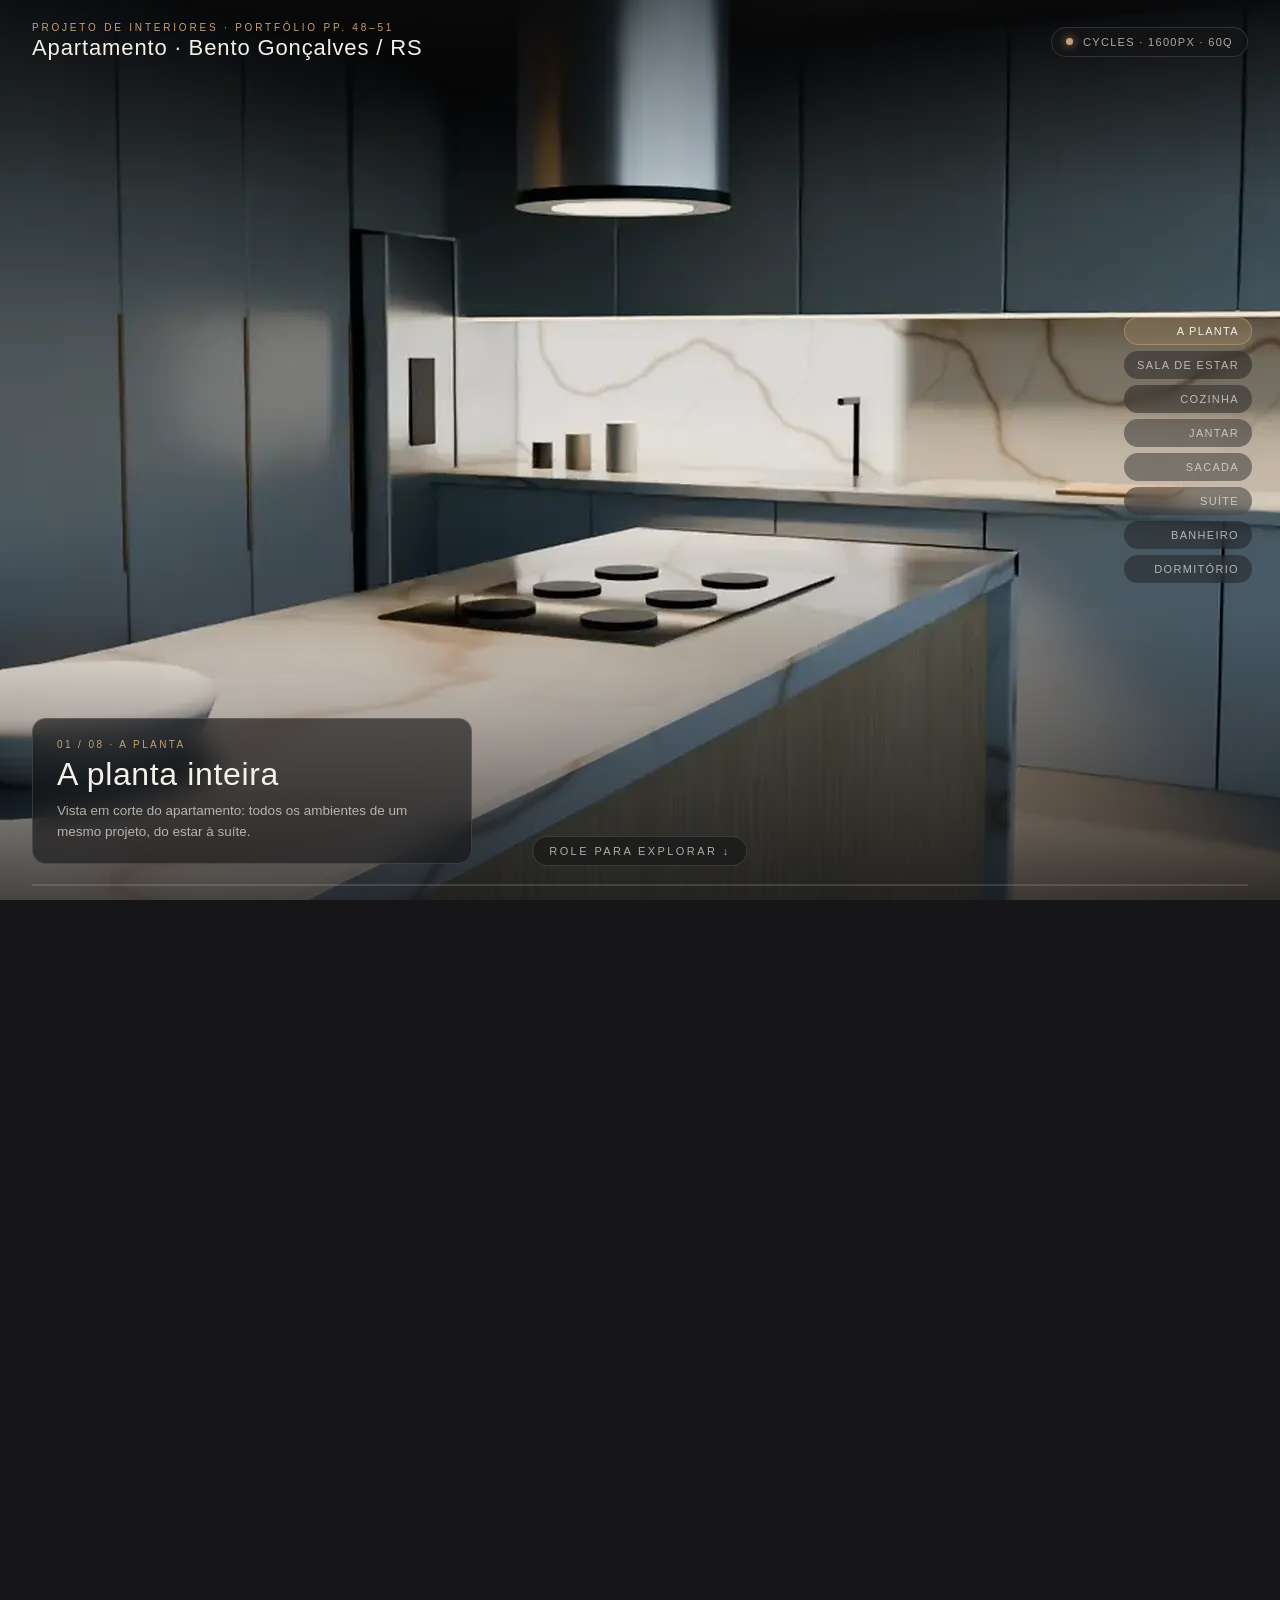
<file: prototipo-interior.html>
<!doctype html>
<html lang="pt-BR">
<head>
  <meta charset="utf-8" />
  <meta name="viewport" content="width=device-width, initial-scale=1.0" />
  <meta name="robots" content="noindex, nofollow" />
  <title>Apartamento · Bento Gonçalves/RS — Protótipo Pré-Renderizado (Cycles)</title>
  <style>
    :root {
      --bg: #161618;
      --ink: #f5f0e8;
      --muted: rgba(245, 240, 232, 0.68);
      --accent: #c5a173;
      --glass: rgba(22, 22, 24, 0.62);
      --border: rgba(245, 240, 232, 0.14);
    }
    * { box-sizing: border-box; margin: 0; padding: 0; }
    html, body {
      background: var(--bg);
      color: var(--ink);
      font-family: 'Inter', 'Jost', -apple-system, BlinkMacSystemFont, 'Segoe UI', Roboto, sans-serif;
      -webkit-font-smoothing: antialiased;
      overflow-x: hidden;
    }

    /* Altura de rolagem proporcional ao tour (8 ambientes suaves) */
    #scroll-track {
      position: relative;
      height: 760vh;
    }

    /* Palco fixo em tela cheia */
    .stage {
      position: sticky;
      top: 0;
      width: 100vw;
      height: 100vh;
      overflow: hidden;
      background: #141416;
    }

    canvas#visor {
      display: block;
      width: 100%;
      height: 100%;
    }

    /* Vinheta sutil para legibilidade tipográfica */
    .vignette {
      position: absolute;
      inset: 0;
      pointer-events: none;
      background:
        linear-gradient(to bottom, rgba(16, 16, 18, 0.52) 0%, transparent 22%),
        linear-gradient(to top, rgba(16, 16, 18, 0.72) 0%, transparent 32%);
    }

    /* Cabeçalho minimalista */
    header.topo {
      position: absolute;
      top: 0;
      left: 0;
      right: 0;
      z-index: 10;
      display: flex;
      align-items: center;
      justify-content: space-between;
      padding: 22px 32px;
      pointer-events: none;
    }
    .marca {
      display: flex;
      flex-direction: column;
      gap: 2px;
    }
    .marca small {
      font-size: 10px;
      letter-spacing: 0.28em;
      text-transform: uppercase;
      color: var(--accent);
      font-weight: 500;
    }
    .marca h1 {
      font-size: clamp(16px, 1.8vw, 22px);
      font-weight: 300;
      letter-spacing: 0.04em;
      color: var(--ink);
    }
    .badge {
      pointer-events: auto;
      display: inline-flex;
      align-items: center;
      gap: 10px;
      padding: 8px 14px;
      border-radius: 999px;
      background: var(--glass);
      backdrop-filter: blur(12px);
      -webkit-backdrop-filter: blur(12px);
      border: 1px solid var(--border);
      font-size: 11px;
      letter-spacing: 0.12em;
      text-transform: uppercase;
      color: var(--muted);
    }
    .badge .dot {
      width: 7px;
      height: 7px;
      border-radius: 50%;
      background: var(--accent);
      box-shadow: 0 0 10px var(--accent);
    }

    /* Painel editorial do ambiente atual */
    .hud-comodo {
      position: absolute;
      left: 32px;
      bottom: 36px;
      z-index: 10;
      max-width: 440px;
      padding: 20px 24px;
      border-radius: 14px;
      background: var(--glass);
      backdrop-filter: blur(14px);
      -webkit-backdrop-filter: blur(14px);
      border: 1px solid var(--border);
      transition: transform 0.35s ease, opacity 0.35s ease;
    }
    .hud-eyebrow {
      font-size: 10px;
      letter-spacing: 0.24em;
      text-transform: uppercase;
      color: var(--accent);
      margin-bottom: 6px;
    }
    .hud-titulo {
      font-size: clamp(22px, 2.6vw, 32px);
      font-weight: 300;
      letter-spacing: 0.02em;
      line-height: 1.15;
      margin-bottom: 8px;
    }
    .hud-texto {
      font-size: 13.5px;
      line-height: 1.55;
      color: var(--muted);
      font-weight: 300;
    }

    /* Navegação clicável por cômodos */
    nav.comodos {
      position: absolute;
      right: 28px;
      top: 50%;
      transform: translateY(-50%);
      z-index: 10;
      display: flex;
      flex-direction: column;
      gap: 6px;
    }
    nav.comodos button {
      appearance: none;
      border: 1px solid transparent;
      background: rgba(22, 22, 24, 0.42);
      backdrop-filter: blur(8px);
      color: var(--muted);
      font: inherit;
      font-size: 11px;
      letter-spacing: 0.12em;
      text-transform: uppercase;
      text-align: right;
      padding: 7px 12px;
      border-radius: 999px;
      cursor: pointer;
      transition: all 0.22s ease;
    }
    nav.comodos button:hover {
      color: var(--ink);
      border-color: var(--border);
    }
    nav.comodos button.ativo {
      color: var(--ink);
      background: rgba(197, 161, 115, 0.22);
      border-color: rgba(197, 161, 115, 0.55);
    }

    /* Barra de progresso do scroll */
    .progresso-wrap {
      position: absolute;
      left: 32px;
      right: 32px;
      bottom: 14px;
      height: 2px;
      background: rgba(245, 240, 232, 0.14);
      z-index: 10;
      border-radius: 2px;
      overflow: hidden;
    }
    .progresso-fill {
      height: 100%;
      width: 0%;
      background: linear-gradient(90deg, var(--accent), #f5e6cf);
      transition: width 0.08s linear;
    }

    /* Dica de scroll inicial */
    .dica-scroll {
      position: absolute;
      left: 50%;
      bottom: 34px;
      transform: translateX(-50%);
      z-index: 10;
      font-size: 11px;
      letter-spacing: 0.22em;
      text-transform: uppercase;
      color: var(--muted);
      padding: 8px 16px;
      border-radius: 999px;
      background: var(--glass);
      border: 1px solid var(--border);
      transition: opacity 0.4s ease;
      pointer-events: none;
    }
    .dica-scroll.oculto { opacity: 0; }

    /* Tela de carregamento inicial */
    #loader {
      position: fixed;
      inset: 0;
      z-index: 50;
      display: flex;
      flex-direction: column;
      align-items: center;
      justify-content: center;
      gap: 18px;
      background: #151517;
      transition: opacity 0.5s ease, visibility 0.5s ease;
    }
    #loader.pronto {
      opacity: 0;
      visibility: hidden;
      pointer-events: none;
    }
    .loader-titulo {
      font-size: 13px;
      letter-spacing: 0.3em;
      text-transform: uppercase;
      color: var(--accent);
      font-weight: 400;
    }
    .loader-sub {
      font-size: 26px;
      font-weight: 200;
      letter-spacing: 0.04em;
    }
    .loader-barra {
      width: min(280px, 70vw);
      height: 2px;
      background: rgba(245, 240, 232, 0.15);
      border-radius: 2px;
      overflow: hidden;
    }
    .loader-barra > i {
      display: block;
      height: 100%;
      width: 0%;
      background: var(--accent);
      transition: width 0.15s ease;
    }
    .loader-pct {
      font-size: 12px;
      color: var(--muted);
      font-variant-numeric: tabular-nums;
    }

    @media (max-width: 900px) {
      header.topo { padding: 14px 16px; }
      .badge span.extra { display: none; }
      .hud-comodo {
        left: 14px;
        right: 14px;
        bottom: 24px;
        max-width: none;
        padding: 14px 16px;
      }
      nav.comodos { display: none; }
      .dica-scroll { display: none; }
      .progresso-wrap { left: 14px; right: 14px; bottom: 10px; }
    }
  </style>
</head>
<body>
  <div id="loader" role="status" aria-live="polite">
    <div class="loader-titulo">Patricia Brum Arquitetura</div>
    <div class="loader-sub">Apartamento · Bento Gonçalves</div>
    <div class="loader-barra"><i id="loader-fill"></i></div>
    <div class="loader-pct" id="loader-pct">Preparando sequência Cycles…</div>
  </div>

  <div id="scroll-track">
    <div class="stage">
      <canvas id="visor" aria-label="Tour pré-renderizado pelo interior do Apartamento em Bento Gonçalves"></canvas>
      <div class="vignette"></div>

      <header class="topo">
        <div class="marca">
          <small>Projeto de Interiores · Portfólio pp. 48–51</small>
          <h1>Apartamento · Bento Gonçalves / RS</h1>
        </div>
        <div class="badge" id="status-badge">
          <span class="dot"></span>
          <span id="status-txt">Cycles · Carregando</span>
        </div>
      </header>

      <aside class="hud-comodo" aria-live="polite">
        <div class="hud-eyebrow" id="hud-eyebrow">01 / 08 · Planta</div>
        <h2 class="hud-titulo" id="hud-titulo">A planta inteira</h2>
        <p class="hud-texto" id="hud-texto">
          Vista em corte do apartamento: todos os ambientes de um mesmo projeto, do estar à suíte.
        </p>
      </aside>

      <nav class="comodos" id="nav-comodos" aria-label="Ambientes do apartamento"></nav>

      <div class="dica-scroll" id="dica-scroll">Role para explorar ↓</div>

      <div class="progresso-wrap">
        <div class="progresso-fill" id="progresso-fill"></div>
      </div>
    </div>
  </div>

  <script>
    (async function () {
      // Mesmos cômodos e ordem exata do COMODOS_DEF em src/cena/roteiro.ts
      const COMODOS = [
        { id: 'planta', nome: 'A planta', titulo: 'A planta inteira', texto: 'Vista em corte do apartamento: todos os ambientes de um mesmo projeto, do estar à suíte.', p0: 0.0, p1: 0.13 },
        { id: 'estar', nome: 'Sala de estar', titulo: 'Sala de estar', texto: 'Estar integrado à cozinha, sofá claro e painel de TV em madeira com nichos iluminados e lareira.', p0: 0.13, p1: 0.27 },
        { id: 'cozinha', nome: 'Cozinha', titulo: 'Cozinha integrada', texto: 'Cozinha aberta para o estar, com ilha central em dois níveis, tampo de pedra e marcenaria clara.', p0: 0.27, p1: 0.41 },
        { id: 'jantar', nome: 'Jantar', titulo: 'Sala de jantar', texto: 'Mesa longa branca ovalada, cadeiras claras e paredão ripado de madeira com sanca LED e aparador.', p0: 0.41, p1: 0.55 },
        { id: 'sacada', nome: 'Sacada', titulo: 'Sacada curva', texto: 'Sacada integrada ao living e ao jantar, aberta para a cidade com poltronas claras e vegetação.', p0: 0.55, p1: 0.67 },
        { id: 'suite', nome: 'Suíte', titulo: 'Suíte master', texto: 'Cabeceira em painéis verticais bege, cama em camadas, criados ovais com luminárias douradas e luz suave.', p0: 0.67, p1: 0.80 },
        { id: 'banheiro', nome: 'Banheiro', titulo: 'Banheiro (ilustrativo)', texto: 'Modelado no estilo do projeto — bancada ripada com cubas duplas e espelho retroiluminado (ilustrativo).', p0: 0.80, p1: 0.90 },
        { id: 'dormitorio', nome: 'Dormitório', titulo: 'Dormitório (ilustrativo)', texto: 'Mesmo desenho da suíte em versão compacta, com escrivaninha iluminada em carvalho.', p0: 0.90, p1: 1.00 },
      ];

      const isMobile = window.matchMedia('(max-width: 900px)').matches;
      const reducedMotion = window.matchMedia('(prefers-reduced-motion: reduce)').matches;
      const pasta = isMobile ? './sequencia-interior/mobile' : './sequencia-interior/desktop';

      let totalFrames = 60;
      try {
        const res = await fetch('./sequencia-interior/manifest.json', { cache: 'no-cache' });
        if (res.ok) {
          const meta = await res.json();
          if (meta && meta.frames) totalFrames = meta.frames;
        }
      } catch (_) {}

      const canvas = document.getElementById('visor');
      const ctx = canvas.getContext('2d', { alpha: false });
      const loader = document.getElementById('loader');
      const loaderFill = document.getElementById('loader-fill');
      const loaderPct = document.getElementById('loader-pct');
      const statusTxt = document.getElementById('status-txt');
      const hudEyebrow = document.getElementById('hud-eyebrow');
      const hudTitulo = document.getElementById('hud-titulo');
      const hudTexto = document.getElementById('hud-texto');
      const progFill = document.getElementById('progresso-fill');
      const dicaScroll = document.getElementById('dica-scroll');
      const navEl = document.getElementById('nav-comodos');
      const track = document.getElementById('scroll-track');

      const frames = new Array(totalFrames).fill(null);
      let loadedCount = 0;
      let currentFrame = 0;
      let targetFrame = 0;
      let lastDrawn = -1;
      let activeComodoIdx = -1;

      // Monta botões de navegação
      const botoes = COMODOS.map((c, idx) => {
        const btn = document.createElement('button');
        btn.type = 'button';
        btn.textContent = c.nome;
        btn.addEventListener('click', () => {
          const mid = (c.p0 + c.p1) * 0.5;
          const maxScroll = track.offsetHeight - window.innerHeight;
          window.scrollTo({ top: mid * maxScroll, behavior: reducedMotion ? 'auto' : 'smooth' });
        });
        navEl.appendChild(btn);
        return btn;
      });

      function resize() {
        const dpr = Math.min(window.devicePixelRatio || 1, 2);
        canvas.width = Math.round(window.innerWidth * dpr);
        canvas.height = Math.round(window.innerHeight * dpr);
        lastDrawn = -1;
        desenhar(Math.round(currentFrame));
      }
      window.addEventListener('resize', resize);

      // Cover fit mantendo proporção 16:9 sem distorção
      function desenhar(idx) {
        const clamped = Math.max(0, Math.min(totalFrames - 1, idx));
        let img = frames[clamped];
        // Se quadro exato ainda não chegou, busca vizinho mais próximo já carregado
        if (!img) {
          for (let d = 1; d < totalFrames; d++) {
            if (clamped - d >= 0 && frames[clamped - d]) { img = frames[clamped - d]; break; }
            if (clamped + d < totalFrames && frames[clamped + d]) { img = frames[clamped + d]; break; }
          }
        }
        if (!img) return;
        const cw = canvas.width;
        const ch = canvas.height;
        const iw = img.naturalWidth || img.width;
        const ih = img.naturalHeight || img.height;
        const scale = Math.max(cw / iw, ch / ih);
        const dw = iw * scale;
        const dh = ih * scale;
        const dx = (cw - dw) * 0.5;
        const dy = (ch - dh) * 0.5;
        ctx.drawImage(img, dx, dy, dw, dh);
      }

      function atualizarHUD(p) {
        progFill.style.width = (p * 100).toFixed(2) + '%';
        if (p > 0.02) dicaScroll.classList.add('oculto');
        else dicaScroll.classList.remove('oculto');

        let idx = COMODOS.length - 1;
        for (let i = 0; i < COMODOS.length; i++) {
          if (p <= COMODOS[i].p1) { idx = i; break; }
        }
        if (idx !== activeComodoIdx) {
          activeComodoIdx = idx;
          const c = COMODOS[idx];
          hudEyebrow.textContent = String(idx + 1).padStart(2, '0') + ' / ' + String(COMODOS.length).padStart(2, '0') + ' · ' + c.nome;
          hudTitulo.textContent = c.titulo;
          hudTexto.textContent = c.texto;
          botoes.forEach((b, i) => b.classList.toggle('ativo', i === idx));
        }
      }

      function onScroll() {
        const maxScroll = Math.max(1, track.offsetHeight - window.innerHeight);
        const p = Math.max(0, Math.min(1, window.scrollY / maxScroll));
        targetFrame = p * (totalFrames - 1);
        atualizarHUD(p);
      }
      window.addEventListener('scroll', onScroll, { passive: true });

      // Ordem inteligente de pré-carregamento: primeiro frame 0 + 1 em cada 4 (cobertura instantânea), depois o restante
      const ordem = [];
      for (let i = 0; i < totalFrames; i += 4) ordem.push(i);
      for (let i = 0; i < totalFrames; i++) if (i % 4 !== 0) ordem.push(i);

      function carregarFrame(idx) {
        return new Promise((resolve) => {
          const img = new Image();
          img.decoding = 'async';
          const num = String(idx).padStart(3, '0');
          img.onload = () => {
            frames[idx] = img;
            loadedCount++;
            const pct = Math.round((loadedCount / totalFrames) * 100);
            loaderFill.style.width = pct + '%';
            loaderPct.textContent = `Carregando ${loadedCount}/${totalFrames} quadros (${pct}%)`;
            statusTxt.textContent = loadedCount === totalFrames
              ? `Cycles · ${isMobile ? '900px' : '1600px'} · ${totalFrames}q`
              : `Cycles · ${pct}%`;
            if (idx === 0 || loadedCount >= Math.min(10, totalFrames)) {
              loader.classList.add('pronto');
              if (lastDrawn < 0) {
                desenhar(Math.round(currentFrame));
                lastDrawn = Math.round(currentFrame);
              }
            }
            resolve();
          };
          img.onerror = () => resolve();
          img.src = `${pasta}/frame_${num}.webp`;
        });
      }

      // Pool concorrente de 6 downloads simultâneos
      let cursor = 0;
      async function worker() {
        while (cursor < ordem.length) {
          const idx = ordem[cursor++];
          await carregarFrame(idx);
        }
      }

      resize();
      onScroll();
      Promise.all(Array.from({ length: 6 }, worker));

      function loop() {
        const alpha = reducedMotion ? 1.0 : 0.16;
        currentFrame += (targetFrame - currentFrame) * alpha;
        const idx = Math.round(currentFrame);
        if (idx !== lastDrawn && frames[idx]) {
          desenhar(idx);
          lastDrawn = idx;
        }
        requestAnimationFrame(loop);
      }
      requestAnimationFrame(loop);
    })();
  </script>
</body>
</html>
</file>
